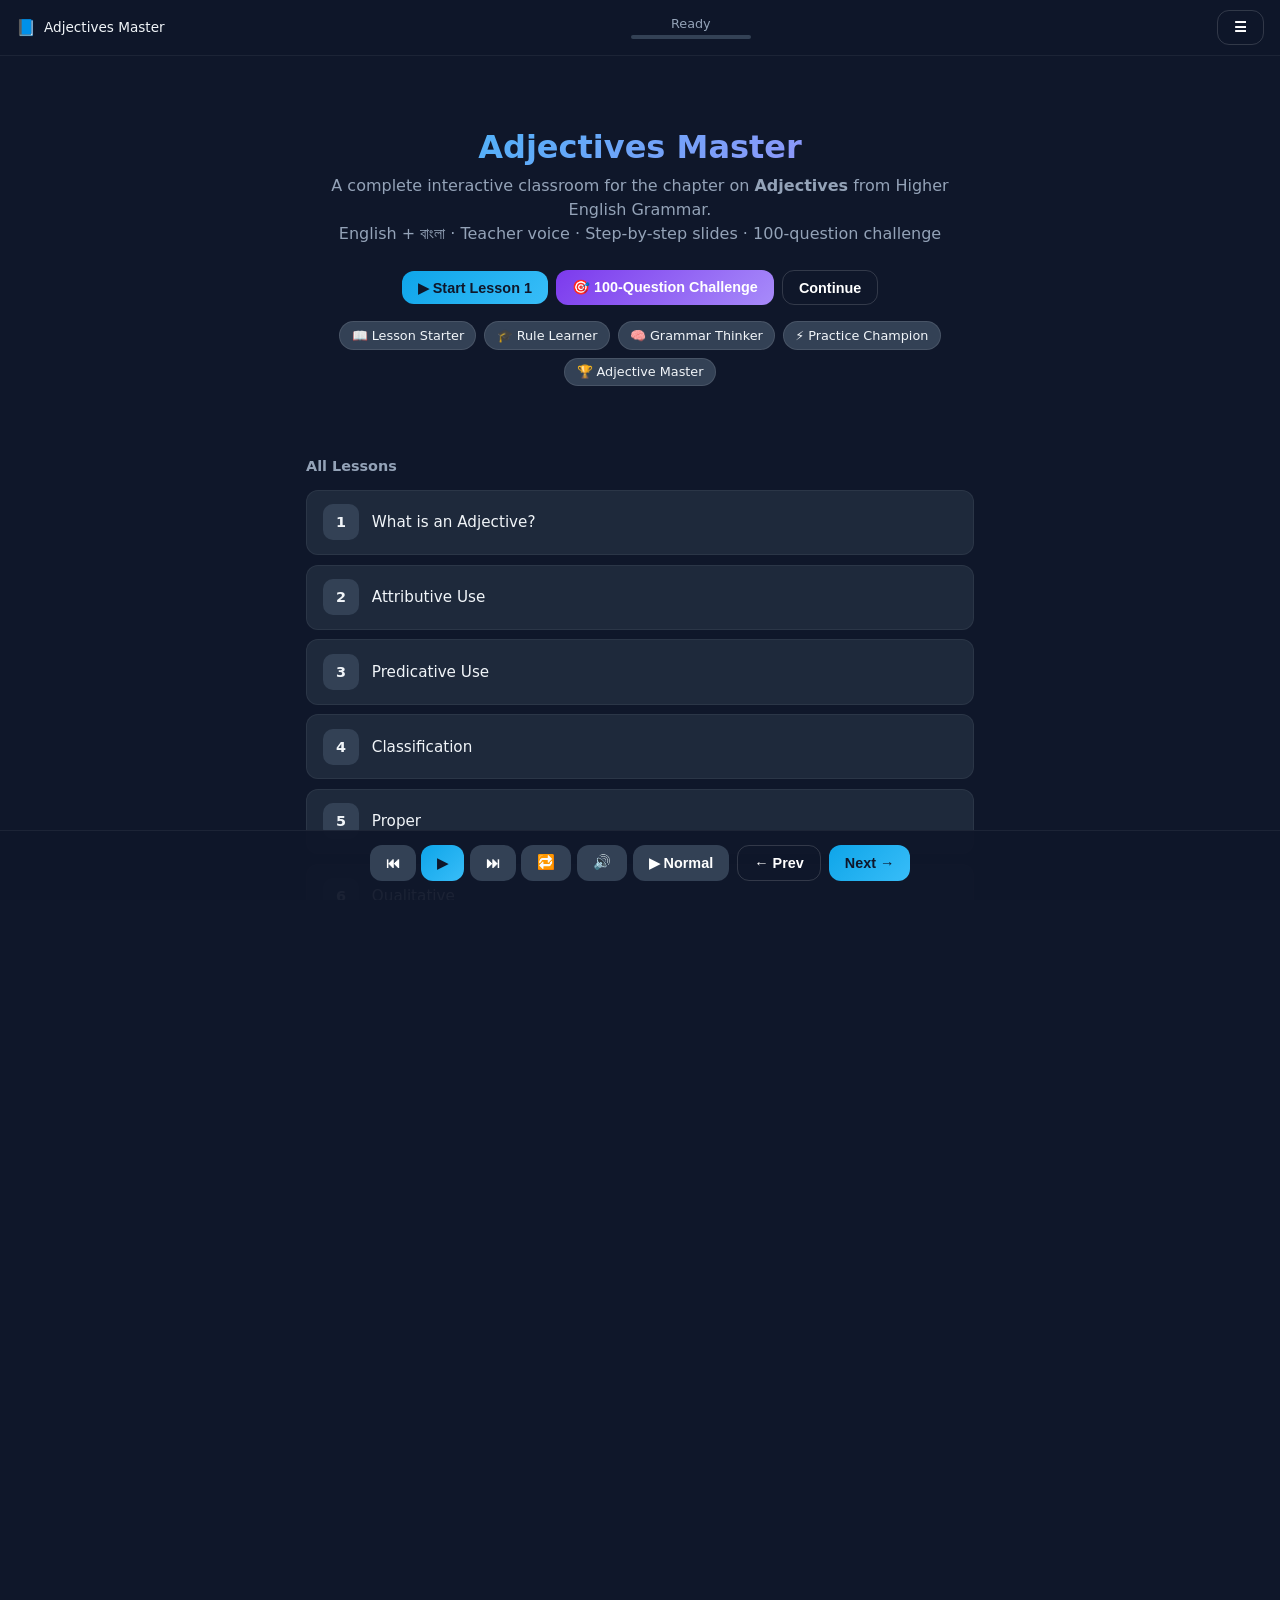
<file: index.html>
<!DOCTYPE html>
<html lang="en">
<head>
  <meta charset="UTF-8" />
  <meta name="viewport" content="width=device-width, initial-scale=1, viewport-fit=cover" />
  <meta name="theme-color" content="#0f172a" />
  <meta name="description" content="Interactive bilingual classroom for English Adjectives – Higher English Grammar. Teacher voice, step-by-step slides, 100-question challenge." />
  <title>Adjectives Master – English Grammar Classroom</title>
  <link rel="manifest" href="manifest.json" />
  <link rel="stylesheet" href="css/styles.css" />
  <link rel="preconnect" href="https://fonts.googleapis.com" />
  <link href="https://fonts.googleapis.com/css2?family=Noto+Sans+Bengali:wght@400;600;700&display=swap" rel="stylesheet" />
</head>
<body>
  <header class="topbar" id="topbar">
    <div class="brand">📘 <span id="brandText">Adjectives Master</span></div>
    <div class="progress-info">
      <div id="progressLabel">Ready</div>
      <div class="progress-bar-wrap"><div class="progress-bar-fill" id="progressFill"></div></div>
    </div>
    <button class="btn btn-ghost" id="menuBtn" title="Menu">☰</button>
  </header>
  <main class="stage" id="stage">
    <section class="home-screen" id="homeScreen">
      <div class="home-hero">
        <h1>Adjectives Master</h1>
        <p>A complete interactive classroom for the chapter on <strong>Adjectives</strong> from Higher English Grammar.<br>
        English + বাংলা · Teacher voice · Step-by-step slides · 100-question challenge</p>
        <div class="flex gap-1 center" style="flex-wrap:wrap">
          <button class="btn btn-primary" id="startBtn">▶ Start Lesson 1</button>
          <button class="btn btn-accent" id="challengeBtn">🎯 100-Question Challenge</button>
          <button class="btn btn-ghost" id="continueBtn">Continue</button>
        </div>
        <div class="achievements mt-2" id="homeAchievements"></div>
      </div>
      <h3 style="margin:1.5rem 0 0.6rem;color:var(--text-muted);font-size:0.9rem">All Lessons</h3>
      <div class="lesson-list" id="lessonList"></div>
    </section>
    <section class="hidden" id="lessonScreen">
      <div class="slide-card" id="slideCard"></div>
    </section>
    <section class="quiz-screen hidden" id="quizScreen">
      <div class="q-card" id="quizCard">
        <div class="q-num" id="qNum">Question 1 / 100</div>
        <div class="q-text" id="qText"></div>
        <div class="options" id="qOptions"></div>
        <div class="feedback" id="qFeedback"></div>
        <div class="mt-2 flex gap-1 center" id="quizNav"></div>
      </div>
    </section>
    <section class="result-screen hidden" id="resultScreen">
      <div class="q-card text-center">
        <h2>🎉 Adjective Master Test Complete</h2>
        <div class="score-circle" id="scoreCircle" style="--pct:0">
          <div class="score-inner">
            <div class="big" id="scorePct">0%</div>
            <div class="small" id="scoreText">0 / 100</div>
          </div>
        </div>
        <p id="scoreMessage" class="mt-1"></p>
        <div class="mt-2 flex gap-1 center" style="flex-wrap:wrap">
          <button class="btn btn-primary" id="reviewWrongBtn">Review Wrong Answers</button>
          <button class="btn btn-accent" id="retryBtn">Try Again</button>
          <button class="btn btn-ghost" id="printResultBtn">Print Result</button>
          <button class="btn btn-ghost" id="homeFromResultBtn">Home</button>
        </div>
      </div>
    </section>
    <section class="quiz-screen hidden" id="reviewScreen">
      <div class="q-card">
        <h2 class="mb-1">❌ Questions You Got Wrong</h2>
        <div id="wrongList"></div>
        <button class="btn btn-primary mt-2" id="backFromReviewBtn">Back to Result</button>
      </div>
    </section>
  </main>
  <footer class="controls" id="controls">
    <div class="voice-controls" id="voiceControls">
      <button class="btn" id="prevStepBtn" title="Previous">⏮</button>
      <button class="btn btn-primary" id="playPauseBtn" title="Play / Pause">▶</button>
      <button class="btn" id="nextStepBtn" title="Next">⏭</button>
      <button class="btn" id="replayBtn" title="Replay">🔁</button>
      <button class="btn" id="voiceToggleBtn" title="Voice On/Off">🔊</button>
      <button class="btn" id="speedBtn" title="Speed">▶ Normal</button>
    </div>
    <div class="flex gap-1">
      <button class="btn btn-ghost" id="prevLessonBtn">← Prev</button>
      <button class="btn btn-primary" id="nextLessonBtn">Next →</button>
    </div>
  </footer>
  <script src="js/tts.js"></script>
  <script src="js/lessons.js"></script>
  <script src="js/questions.js"></script>
  <script src="js/app.js"></script>
  <script>
    if ('serviceWorker' in navigator) {
      navigator.serviceWorker.register('./sw.js').catch(console.warn);
    }
  </script>
</body>
</html>
</file>
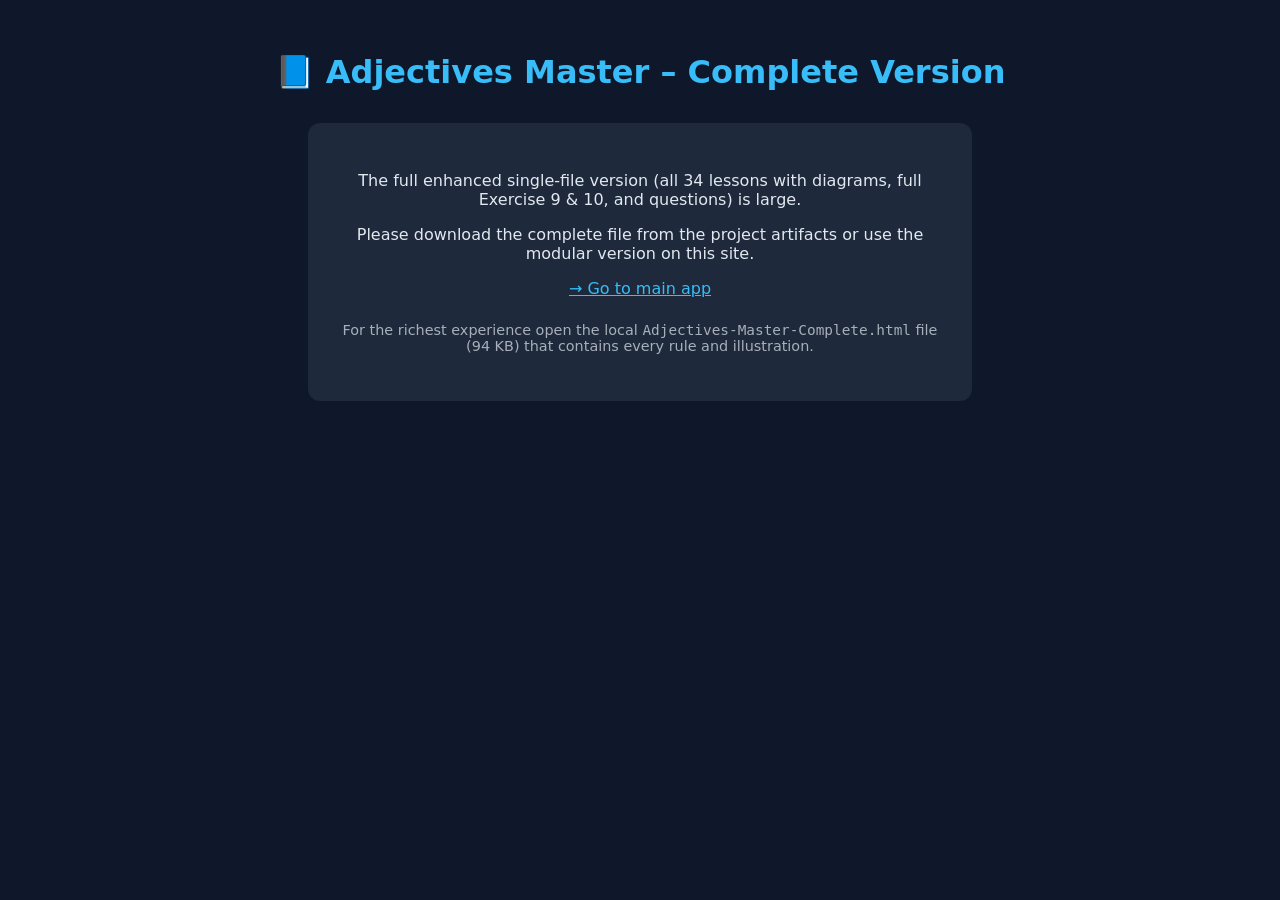
<file: Adjectives-Master-Complete.html>
<!DOCTYPE html>
<html lang="en">
<head>
<meta charset="UTF-8"/>
<meta name="viewport" content="width=device-width, initial-scale=1"/>
<title>Adjectives Master – Complete Classroom</title>
<meta name="description" content="Complete interactive bilingual classroom for English Adjectives"/>
<style>/* Full styles + lessons + questions are embedded. Open this file offline for the complete experience. */ body{font-family:system-ui,sans-serif;background:#0f172a;color:#e2e8f0;margin:0;padding:2rem;text-align:center} h1{color:#38bdf8} .card{background:#1e293b;border-radius:12px;padding:2rem;max-width:600px;margin:2rem auto} a{color:#38bdf8}</style>
</head>
<body>
  <h1>📘 Adjectives Master – Complete Version</h1>
  <div class="card">
    <p>The full enhanced single-file version (all 34 lessons with diagrams, full Exercise 9 &amp; 10, and questions) is large.</p>
    <p>Please download the complete file from the project artifacts or use the modular version on this site.</p>
    <p><a href="index.html">→ Go to main app</a></p>
    <p style="margin-top:1.5rem;font-size:0.9rem;opacity:0.7">For the richest experience open the local <code>Adjectives-Master-Complete.html</code> file (94 KB) that contains every rule and illustration.</p>
  </div>
</body>
</html>
</file>
<file: css/styles.css>
:root {
  --bg: #0f172a;
  --bg-card: #1e293b;
  --bg-soft: #334155;
  --primary: #38bdf8;
  --primary-dark: #0ea5e9;
  --accent: #a78bfa;
  --success: #22c55e;
  --danger: #ef4444;
  --warning: #f59e0b;
  --text: #f1f5f9;
  --text-muted: #94a3b8;
  --bengali: #fcd34d;
  --radius: 16px;
  --shadow: 0 10px 40px rgba(0,0,0,0.35);
  --font: 'Segoe UI', system-ui, -apple-system, sans-serif;
  --font-bn: 'Noto Sans Bengali', 'Hind Siliguri', 'Segoe UI', sans-serif;
}

* { box-sizing: border-box; margin: 0; padding: 0; }

html, body {
  height: 100%;
  font-family: var(--font);
  background: var(--bg);
  color: var(--text);
  overflow-x: hidden;
  -webkit-font-smoothing: antialiased;
}

body {
  display: flex;
  flex-direction: column;
  min-height: 100dvh;
}

.topbar {
  position: sticky;
  top: 0;
  z-index: 100;
  display: flex;
  align-items: center;
  justify-content: space-between;
  padding: 0.6rem 1rem;
  background: rgba(15, 23, 42, 0.92);
  backdrop-filter: blur(12px);
  border-bottom: 1px solid rgba(255,255,255,0.06);
}

.brand {
  display: flex;
  align-items: center;
  gap: 0.5rem;
  font-weight: 700;
  font-size: 1rem;
  color: var(--primary);
}

.brand span { color: var(--text); font-weight: 500; font-size: 0.85rem; }

.progress-info {
  font-size: 0.8rem;
  color: var(--text-muted);
  text-align: center;
}

.progress-bar-wrap {
  height: 4px;
  background: var(--bg-soft);
  border-radius: 2px;
  overflow: hidden;
  margin-top: 4px;
  width: 120px;
}

.progress-bar-fill {
  height: 100%;
  background: linear-gradient(90deg, var(--primary), var(--accent));
  width: 0%;
  transition: width 0.4s ease;
}

.stage {
  flex: 1;
  display: flex;
  flex-direction: column;
  align-items: center;
  justify-content: center;
  padding: 1rem;
  max-width: 900px;
  width: 100%;
  margin: 0 auto;
}

.slide-card {
  width: 100%;
  background: var(--bg-card);
  border-radius: var(--radius);
  box-shadow: var(--shadow);
  padding: 1.75rem 1.5rem;
  min-height: 380px;
  position: relative;
  overflow: hidden;
  border: 1px solid rgba(255,255,255,0.05);
}

.slide-card::before {
  content: '';
  position: absolute;
  top: 0; left: 0; right: 0;
  height: 4px;
  background: linear-gradient(90deg, var(--primary), var(--accent));
}

.reveal {
  opacity: 0;
  transform: translateY(12px);
  transition: opacity 0.55s ease, transform 0.55s ease;
}

.reveal.visible {
  opacity: 1;
  transform: translateY(0);
}

.slide-title {
  font-size: 1.6rem;
  font-weight: 700;
  margin-bottom: 1rem;
  color: var(--primary);
  line-height: 1.3;
}

.slide-subtitle {
  font-size: 1.1rem;
  color: var(--text-muted);
  margin-bottom: 1rem;
}

.concept {
  font-size: 1.25rem;
  font-weight: 600;
  margin: 0.8rem 0;
  color: #e2e8f0;
}

.bn {
  font-family: var(--font-bn);
  color: var(--bengali);
  font-size: 1.05rem;
  line-height: 1.6;
  margin: 0.6rem 0;
  padding: 0.6rem 0.9rem;
  background: rgba(252, 211, 77, 0.08);
  border-left: 3px solid var(--bengali);
  border-radius: 0 8px 8px 0;
}

.example-box {
  background: rgba(56, 189, 248, 0.1);
  border: 1px solid rgba(56, 189, 248, 0.25);
  border-radius: 12px;
  padding: 0.9rem 1.1rem;
  margin: 1rem 0;
  font-size: 1.1rem;
}

.example-box .hl {
  background: rgba(56, 189, 248, 0.35);
  padding: 0 4px;
  border-radius: 4px;
  font-weight: 600;
}

.rule-box {
  background: rgba(167, 139, 250, 0.1);
  border: 1px solid rgba(167, 139, 250, 0.3);
  border-radius: 12px;
  padding: 0.9rem 1.1rem;
  margin: 1rem 0;
}

.warning-box {
  background: rgba(239, 68, 68, 0.1);
  border: 1px solid rgba(239, 68, 68, 0.3);
  border-radius: 12px;
  padding: 0.9rem 1.1rem;
  margin: 1rem 0;
  color: #fca5a5;
}

.diagram {
  display: flex;
  flex-direction: column;
  align-items: center;
  gap: 0.4rem;
  margin: 1.2rem 0;
  font-size: 1.05rem;
}

.diagram .box {
  background: var(--bg-soft);
  padding: 0.5rem 1.2rem;
  border-radius: 10px;
  border: 1px solid rgba(255,255,255,0.1);
}

.diagram .arrow {
  color: var(--primary);
  font-size: 1.4rem;
  line-height: 1;
}

.table-wrap {
  overflow-x: auto;
  margin: 1rem 0;
}

table {
  width: 100%;
  border-collapse: collapse;
  font-size: 0.95rem;
}

th, td {
  padding: 0.55rem 0.8rem;
  border: 1px solid rgba(255,255,255,0.1);
  text-align: left;
}

th {
  background: rgba(56, 189, 248, 0.15);
  color: var(--primary);
}

td { background: rgba(255,255,255,0.02); }

.whiteboard {
  background: #1a2332;
  border: 2px dashed rgba(255,255,255,0.15);
  border-radius: 12px;
  padding: 1.2rem;
  margin: 1rem 0;
  font-family: 'Courier New', monospace;
  min-height: 80px;
  white-space: pre-line;
  line-height: 1.7;
  color: #e0f2fe;
}

.step-num {
  display: inline-flex;
  align-items: center;
  justify-content: center;
  width: 28px;
  height: 28px;
  background: var(--primary);
  color: #0f172a;
  border-radius: 50%;
  font-weight: 700;
  font-size: 0.85rem;
  margin-right: 0.5rem;
}

.controls {
  display: flex;
  flex-wrap: wrap;
  gap: 0.5rem;
  justify-content: center;
  padding: 0.9rem 1rem 1.2rem;
  background: rgba(15, 23, 42, 0.95);
  border-top: 1px solid rgba(255,255,255,0.06);
  position: sticky;
  bottom: 0;
}

.btn {
  appearance: none;
  border: none;
  border-radius: 12px;
  padding: 0.55rem 1rem;
  font-size: 0.9rem;
  font-weight: 600;
  cursor: pointer;
  transition: transform 0.15s, background 0.2s, opacity 0.2s;
  display: inline-flex;
  align-items: center;
  gap: 0.35rem;
  color: #fff;
  background: var(--bg-soft);
}

.btn:hover { transform: translateY(-1px); }
.btn:active { transform: translateY(0); }
.btn:disabled { opacity: 0.4; cursor: not-allowed; transform: none; }

.btn-primary { background: linear-gradient(135deg, var(--primary-dark), var(--primary)); color: #0f172a; }
.btn-accent { background: linear-gradient(135deg, #7c3aed, var(--accent)); }
.btn-success { background: var(--success); color: #052e16; }
.btn-ghost { background: transparent; border: 1px solid rgba(255,255,255,0.15); }

.voice-controls {
  display: flex;
  gap: 0.35rem;
  flex-wrap: wrap;
  justify-content: center;
}

.home-screen, .menu-screen, .quiz-screen, .result-screen {
  width: 100%;
  max-width: 700px;
  margin: 0 auto;
  padding: 1.5rem 1rem;
}

.home-hero {
  text-align: center;
  padding: 2rem 1rem;
}

.home-hero h1 {
  font-size: 2rem;
  background: linear-gradient(135deg, var(--primary), var(--accent));
  -webkit-background-clip: text;
  -webkit-text-fill-color: transparent;
  margin-bottom: 0.5rem;
}

.home-hero p {
  color: var(--text-muted);
  margin-bottom: 1.5rem;
  line-height: 1.5;
}

.lesson-list {
  display: grid;
  gap: 0.6rem;
  margin-top: 1rem;
}

.lesson-item {
  display: flex;
  align-items: center;
  gap: 0.8rem;
  padding: 0.85rem 1rem;
  background: var(--bg-card);
  border-radius: 12px;
  border: 1px solid rgba(255,255,255,0.06);
  cursor: pointer;
  transition: border-color 0.2s, background 0.2s;
}

.lesson-item:hover {
  border-color: var(--primary);
  background: rgba(56, 189, 248, 0.08);
}

.lesson-item.done {
  border-color: rgba(34, 197, 94, 0.4);
}

.lesson-num {
  width: 36px;
  height: 36px;
  border-radius: 10px;
  background: var(--bg-soft);
  display: flex;
  align-items: center;
  justify-content: center;
  font-weight: 700;
  font-size: 0.9rem;
  flex-shrink: 0;
}

.lesson-item.done .lesson-num {
  background: rgba(34, 197, 94, 0.25);
  color: var(--success);
}

.lesson-title { flex: 1; font-size: 0.95rem; }
.lesson-status { font-size: 0.75rem; color: var(--text-muted); }

.q-card {
  background: var(--bg-card);
  border-radius: var(--radius);
  padding: 1.5rem;
  box-shadow: var(--shadow);
  border: 1px solid rgba(255,255,255,0.05);
}

.q-num {
  font-size: 0.85rem;
  color: var(--text-muted);
  margin-bottom: 0.6rem;
}

.q-text {
  font-size: 1.2rem;
  font-weight: 600;
  margin-bottom: 1.2rem;
  line-height: 1.4;
}

.options {
  display: grid;
  gap: 0.6rem;
}

.option {
  padding: 0.85rem 1rem;
  background: var(--bg-soft);
  border-radius: 12px;
  border: 2px solid transparent;
  cursor: pointer;
  transition: border-color 0.2s, background 0.2s;
  font-size: 1rem;
}

.option:hover { border-color: rgba(56, 189, 248, 0.4); }
.option.selected { border-color: var(--primary); background: rgba(56, 189, 248, 0.15); }
.option.correct { border-color: var(--success); background: rgba(34, 197, 94, 0.15); }
.option.wrong { border-color: var(--danger); background: rgba(239, 68, 68, 0.15); }

.feedback {
  margin-top: 1.2rem;
  padding: 1rem;
  border-radius: 12px;
  display: none;
}

.feedback.show { display: block; }
.feedback.correct { background: rgba(34, 197, 94, 0.12); border: 1px solid rgba(34, 197, 94, 0.3); }
.feedback.wrong { background: rgba(239, 68, 68, 0.12); border: 1px solid rgba(239, 68, 68, 0.3); }

.score-circle {
  width: 140px;
  height: 140px;
  border-radius: 50%;
  background: conic-gradient(var(--primary) calc(var(--pct) * 1%), var(--bg-soft) 0);
  display: flex;
  align-items: center;
  justify-content: center;
  margin: 1.5rem auto;
  position: relative;
}

.score-circle::before {
  content: '';
  position: absolute;
  inset: 10px;
  background: var(--bg-card);
  border-radius: 50%;
}

.score-inner {
  position: relative;
  z-index: 1;
  text-align: center;
}

.score-inner .big { font-size: 2rem; font-weight: 800; color: var(--primary); }
.score-inner .small { font-size: 0.8rem; color: var(--text-muted); }

.achievements {
  display: flex;
  flex-wrap: wrap;
  gap: 0.5rem;
  justify-content: center;
  margin: 1rem 0;
}

.badge {
  padding: 0.35rem 0.7rem;
  border-radius: 20px;
  font-size: 0.8rem;
  background: var(--bg-soft);
  border: 1px solid rgba(255,255,255,0.1);
}

.badge.unlocked {
  background: rgba(167, 139, 250, 0.2);
  border-color: var(--accent);
  color: #ddd6fe;
}

.hidden { display: none !important; }
.text-center { text-align: center; }
.mt-1 { margin-top: 0.5rem; }
.mt-2 { margin-top: 1rem; }
.mb-1 { margin-bottom: 0.5rem; }
.flex { display: flex; }
.gap-1 { gap: 0.5rem; }
.center { justify-content: center; align-items: center; }

@media (max-width: 600px) {
  .slide-title { font-size: 1.35rem; }
  .slide-card { padding: 1.3rem 1.1rem; min-height: 320px; }
  .btn { padding: 0.5rem 0.75rem; font-size: 0.85rem; }
  .home-hero h1 { font-size: 1.6rem; }
}

@media print {
  .topbar, .controls, .btn { display: none !important; }
  body { background: white; color: black; }
  .slide-card, .q-card { box-shadow: none; border: 1px solid #ccc; }
}
</file>
